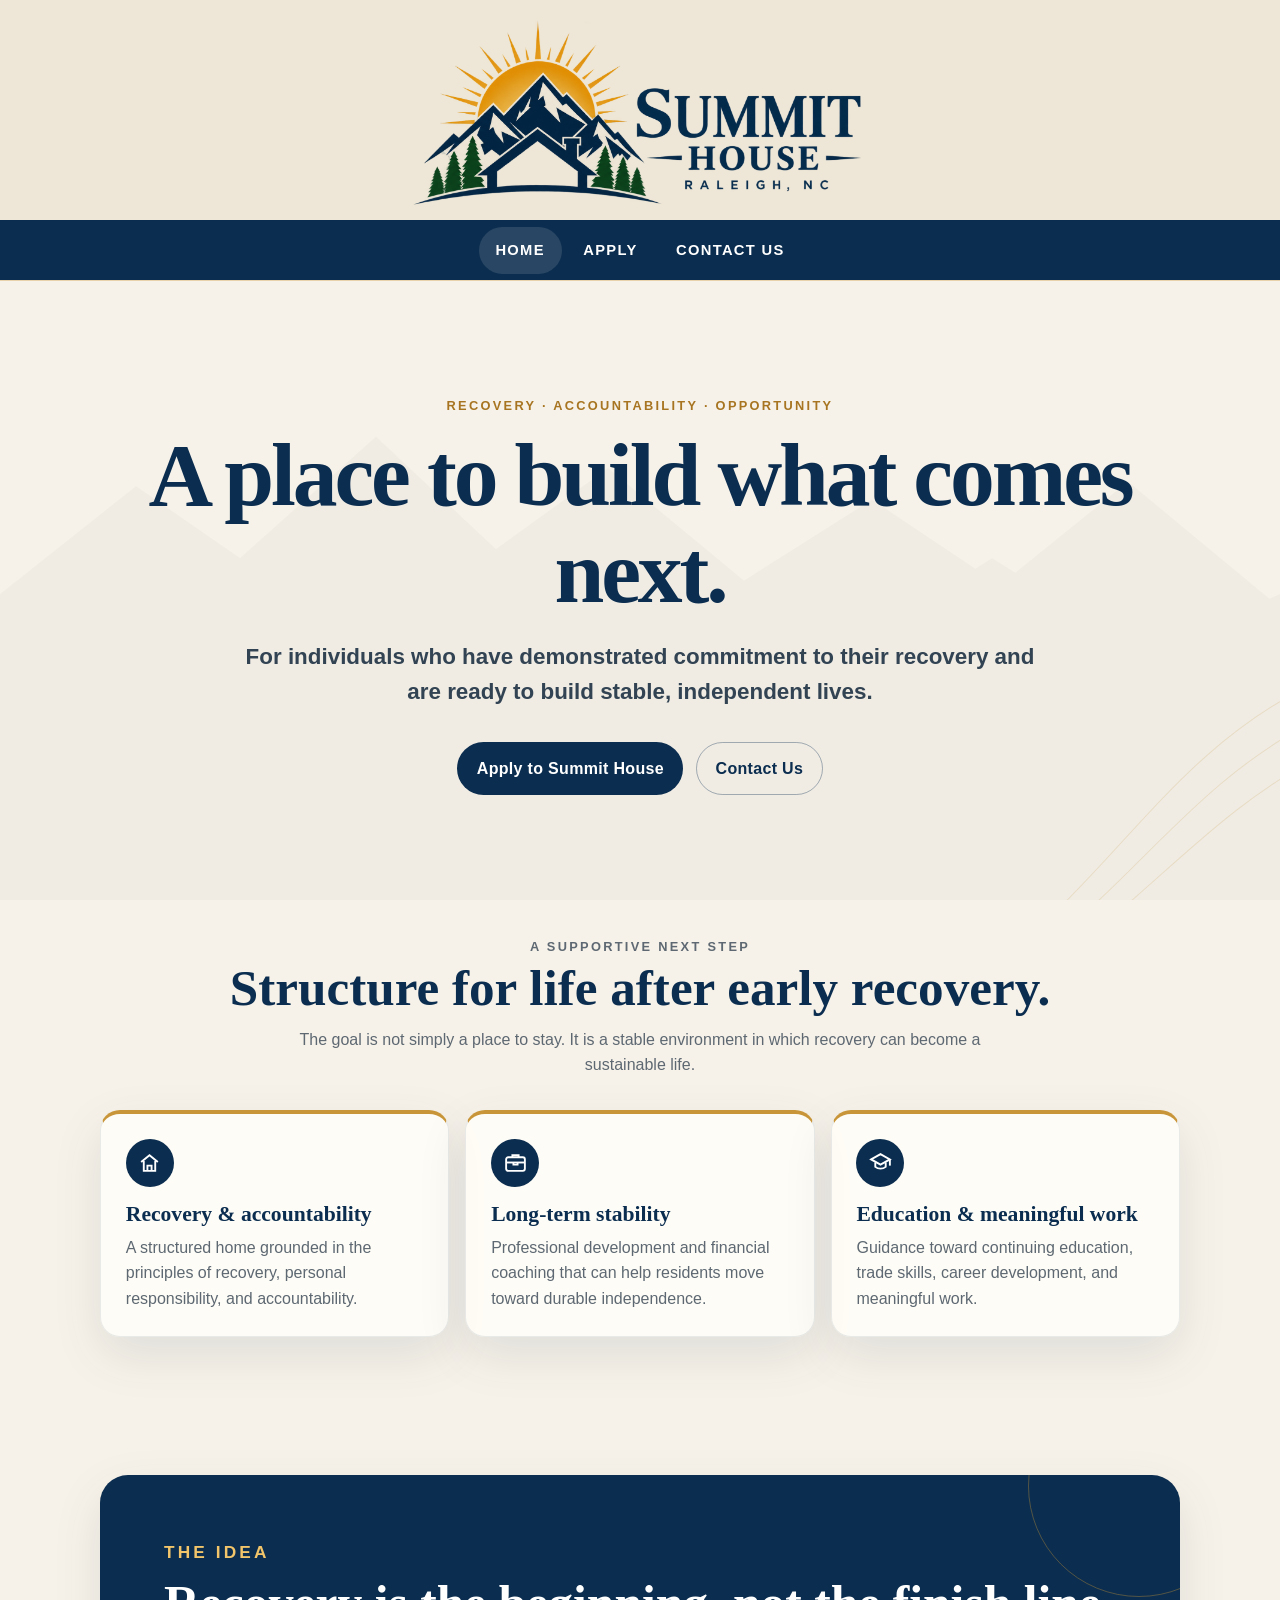
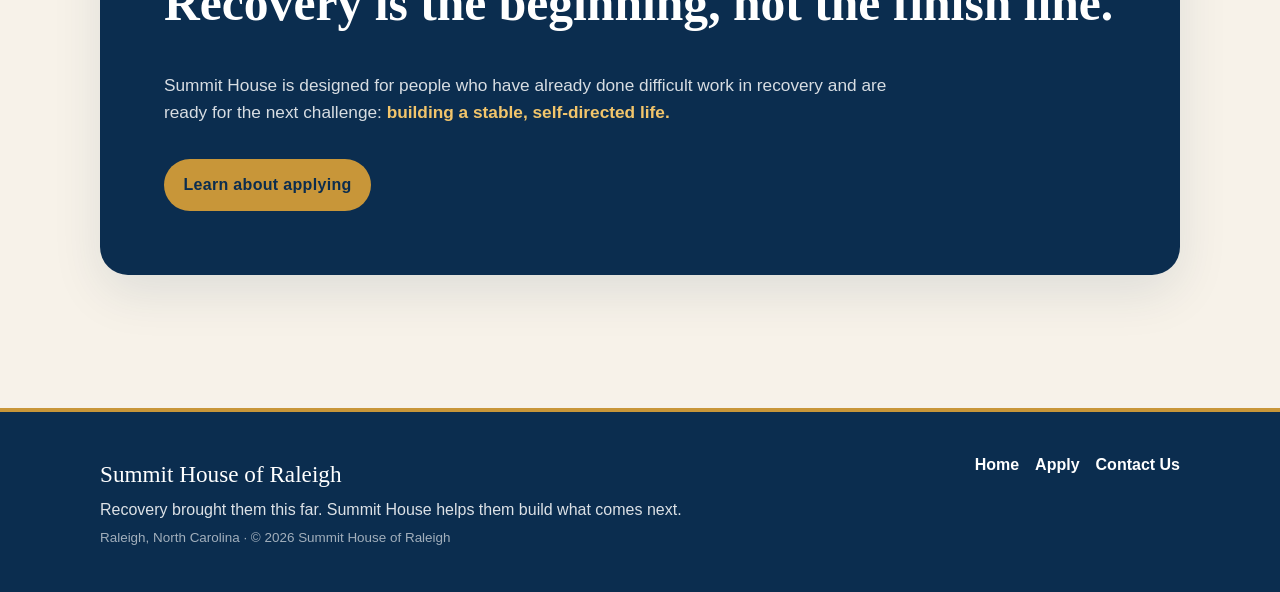
<file: index.html>
<!doctype html>
<html lang="en">
<head>
  <meta charset="utf-8">
  <meta name="viewport" content="width=device-width, initial-scale=1">
  <title>Summit House of Raleigh | A Place to Build What Comes Next</title>
  <meta name="description" content="Summit House of Raleigh offers structured sober living for people who have worked hard for their recovery and are ready to build stable, independent lives.">
  <link rel="icon" href="assets/favicon.svg" type="image/svg+xml">
  <link rel="stylesheet" href="styles.css">
</head>
<body>
<a class="skip-link" href="#main">Skip to content</a>
<header class="site-header">
  <div class="brand-wrap">
    <a href="index.html" aria-label="Summit House of Raleigh home">
      <img class="brand-logo" src="assets/summit-house-logo.png" alt="Summit House of Raleigh">
    </a>
  </div>
  <div class="nav-shell">
    <nav class="nav" aria-label="Primary navigation">
      <a href="index.html" aria-current="page">Home</a>
      <a href="apply.html">Apply</a>
      <a href="contact.html">Contact Us</a>
    </nav>
  </div>
</header>

<main id="main">
  <section class="hero">
    <p class="eyebrow">Recovery · Accountability · Opportunity</p>
    <h1>A place to build what comes next.</h1>
    <p class="lead"><strong>For individuals who have demonstrated commitment to their recovery and are ready to build stable, independent lives.</strong></p>
    <div class="actions">
      <a class="button" href="apply.html">Apply to Summit House</a>
      <a class="button secondary" href="contact.html">Contact Us</a>
    </div>
  </section>

  <section class="section" aria-labelledby="support-title">
    <div class="section-title">
      <p class="eyebrow">A supportive next step</p>
      <h2 id="support-title">Structure for life after early recovery.</h2>
      <p>The goal is not simply a place to stay. It is a stable environment in which recovery can become a sustainable life.</p>
    </div>

    <div class="cards">
      <article class="card">
        <div class="card-icon" aria-hidden="true">
          <svg viewBox="0 0 24 24" fill="none" stroke="currentColor" stroke-width="1.8"><path d="M4 11.5 12 5l8 6.5"/><path d="M6.5 10.5V20h11V10.5"/><path d="M10 20v-5h4v5"/></svg>
        </div>
        <h3>Recovery & accountability</h3>
        <p>A structured home grounded in the principles of recovery, personal responsibility, and accountability.</p>
      </article>

      <article class="card">
        <div class="card-icon" aria-hidden="true">
          <svg viewBox="0 0 24 24" fill="none" stroke="currentColor" stroke-width="1.8"><path d="M9 7V5h6v2"/><rect x="3" y="7" width="18" height="13" rx="2"/><path d="M3 12h18"/><path d="M10 12v2h4v-2"/></svg>
        </div>
        <h3>Long-term stability</h3>
        <p>Professional development and financial coaching that can help residents move toward durable independence.</p>
      </article>

      <article class="card">
        <div class="card-icon" aria-hidden="true">
          <svg viewBox="0 0 24 24" fill="none" stroke="currentColor" stroke-width="1.8"><path d="m3 9 9-5 9 5-9 5-9-5Z"/><path d="M7 12v4.2c2.8 2.2 7.2 2.2 10 0V12"/><path d="M21 9v6"/></svg>
        </div>
        <h3>Education & meaningful work</h3>
        <p>Guidance toward continuing education, trade skills, career development, and meaningful work.</p>
      </article>
    </div>
  </section>

  <section class="section">
    <div class="statement">
      <p class="eyebrow" style="color:#f2c56b">The idea</p>
      <h2>Recovery is the beginning, not the finish line.</h2>
      <p>Summit House is designed for people who have already done difficult work in recovery and are ready for the next challenge: <strong>building a stable, self-directed life.</strong></p>
      <div class="actions" style="justify-content:flex-start">
        <a class="button" style="background:#c89639;color:#0b2d4f" href="apply.html">Learn about applying</a>
      </div>
    </div>
  </section>
</main>
<footer class="site-footer">
  <div class="footer-inner">
    <div>
      <p class="footer-brand">Summit House of Raleigh</p>
      <p>Recovery brought them this far. Summit House helps them build what comes next.</p>
      <p class="smallprint">Raleigh, North Carolina · © 2026 Summit House of Raleigh</p>
    </div>
    <div class="footer-links">
      <a href="index.html">Home</a>
      <a href="apply.html">Apply</a>
      <a href="contact.html">Contact Us</a>
    </div>
  </div>
</footer>

<script src="script.js"></script>
</body>
</html>
</file>
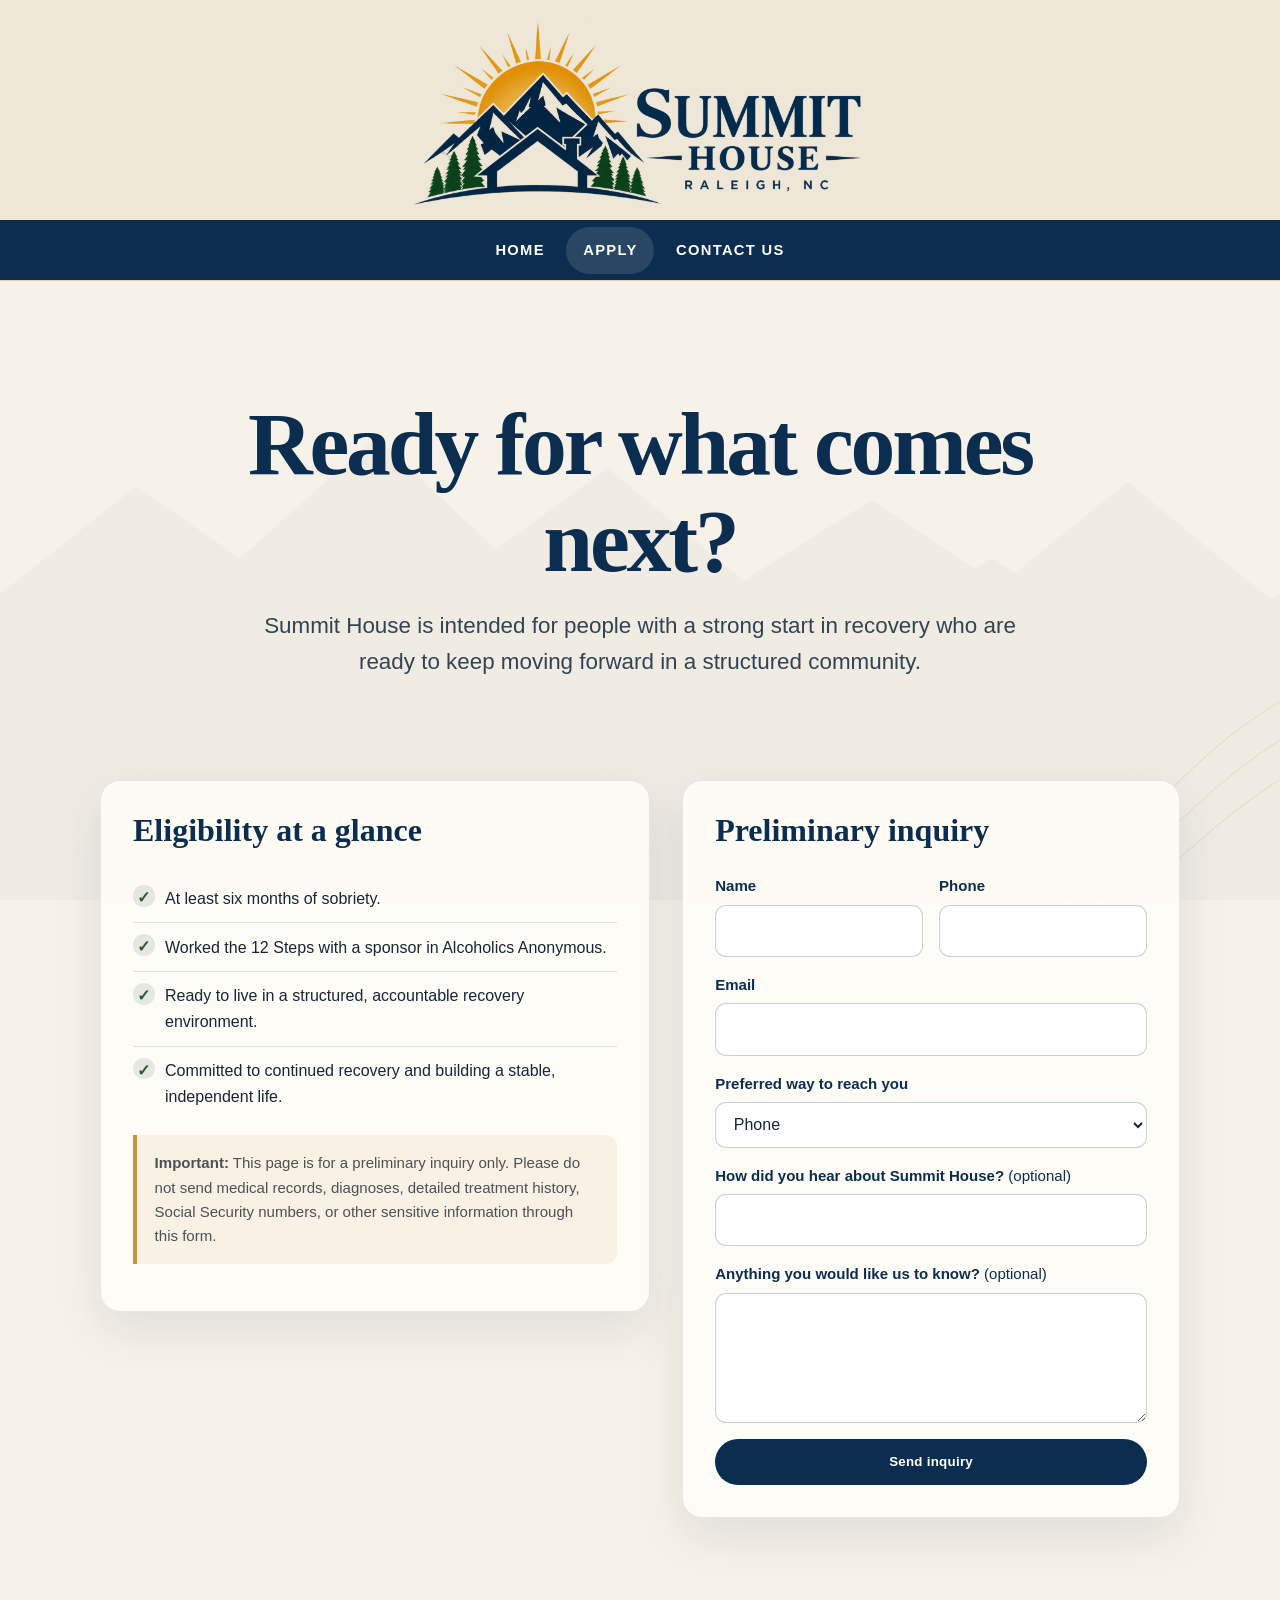
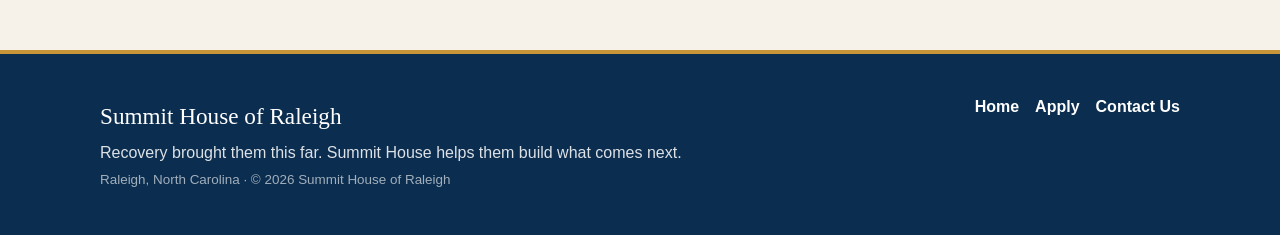
<file: apply.html>
<!doctype html>
<html lang="en">
<head>
  <meta charset="utf-8">
  <meta name="viewport" content="width=device-width, initial-scale=1">
  <title>Apply | Summit House of Raleigh</title>
  <meta name="description" content="Learn about eligibility and submit a preliminary inquiry to Summit House of Raleigh.">
  <link rel="icon" href="assets/favicon.svg" type="image/svg+xml">
  <link rel="stylesheet" href="styles.css">
</head>
<body>
<a class="skip-link" href="#main">Skip to content</a>
<header class="site-header">
  <div class="brand-wrap">
    <a href="index.html" aria-label="Summit House of Raleigh home">
      <img class="brand-logo" src="assets/summit-house-logo.png" alt="Summit House of Raleigh">
    </a>
  </div>
  <div class="nav-shell">
    <nav class="nav" aria-label="Primary navigation">
      <a href="index.html">Home</a>
      <a href="apply.html" aria-current="page">Apply</a>
      <a href="contact.html">Contact Us</a>
    </nav>
  </div>
</header>

<main id="main">
  <section class="hero" style="padding-bottom:2rem">
    <h1>Ready for what comes next?</h1>
    <p class="lead">Summit House is intended for people with a strong start in recovery who are ready to keep moving forward in a structured community.</p>
  </section>

  <section class="section">
    <div class="split">
      <div class="panel">
        <h2>Eligibility at a glance</h2>
        <ul class="check-list">
          <li>At least six months of sobriety.</li>
          <li>Worked the 12 Steps with a sponsor in Alcoholics Anonymous.</li>
          <li>Ready to live in a structured, accountable recovery environment.</li>
          <li>Committed to continued recovery and building a stable, independent life.</li>
        </ul>
        <p class="note"><strong>Important:</strong> This page is for a preliminary inquiry only. Please do not send medical records, diagnoses, detailed treatment history, Social Security numbers, or other sensitive information through this form.</p>
      </div>

      <div class="panel">
        <h2>Preliminary inquiry</h2>
        <!-- EDIT: Connect this form to Formspree or another secure form provider before launch. -->
        <form action="https://formspree.io/f/mljrjday" method="POST">
          <input type="hidden" name="_next" value="thanks.html">
          <input type="hidden" name="_subject" value="New inquiry from summithouseraleigh.org">
          <div class="form-grid">
            <div class="field">
              <label for="name">Name</label>
              <input id="name" name="name" autocomplete="name" required>
            </div>
            <div class="field">
              <label for="phone">Phone</label>
              <input id="phone" name="phone" type="tel" autocomplete="tel">
            </div>
          </div>
          <div class="field">
            <label for="email">Email</label>
            <input id="email" name="email" type="email" autocomplete="email" required>
          </div>
          <div class="field">
            <label for="contact-method">Preferred way to reach you</label>
            <select id="contact-method" name="preferred_contact">
              <option>Phone</option>
              <option>Text</option>
              <option>Email</option>
            </select>
          </div>
          <div class="field">
            <label for="referral">How did you hear about Summit House? <span style="font-weight:400">(optional)</span></label>
            <input id="referral" name="referral">
          </div>
          <div class="field">
            <label for="message">Anything you would like us to know? <span style="font-weight:400">(optional)</span></label>
            <textarea id="message" name="message" required></textarea>
          </div>
          <button class="button" type="submit">Send inquiry</button>
          <p class="form-status" role="status" aria-live="polite"></p>
        </form>
      </div>
    </div>
  </section>
</main>
<footer class="site-footer">
  <div class="footer-inner">
    <div>
      <p class="footer-brand">Summit House of Raleigh</p>
      <p>Recovery brought them this far. Summit House helps them build what comes next.</p>
      <p class="smallprint">Raleigh, North Carolina · © 2026 Summit House of Raleigh</p>
    </div>
    <div class="footer-links">
      <a href="index.html">Home</a>
      <a href="apply.html">Apply</a>
      <a href="contact.html">Contact Us</a>
    </div>
  </div>
</footer>

<script src="script.js"></script>
</body>
</html>
</file>
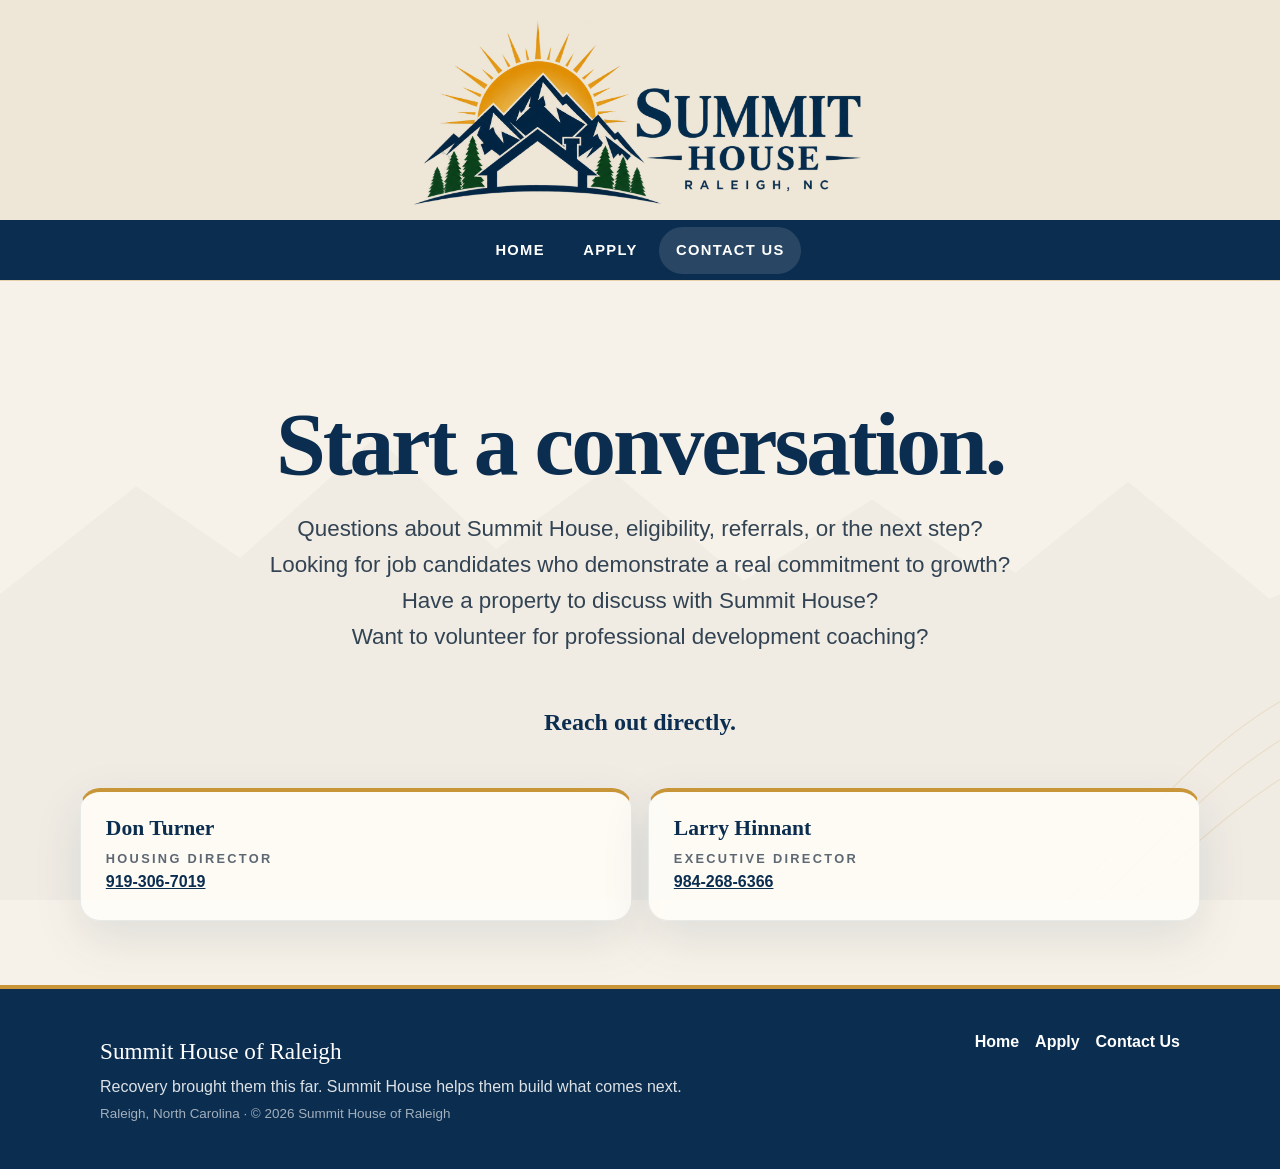
<file: contact.html>
<!doctype html>
<html lang="en">
<head>
  <meta charset="utf-8">
  <meta name="viewport" content="width=device-width, initial-scale=1">
  <title>Contact Us | Summit House of Raleigh</title>
  <meta name="description" content="Contact Summit House of Raleigh for housing inquiries, referrals, and general information.">
  <link rel="icon" href="assets/favicon.svg" type="image/svg+xml">
  <link rel="stylesheet" href="styles.css">
</head>
<body>
<a class="skip-link" href="#main">Skip to content</a>
<header class="site-header">
  <div class="brand-wrap">
    <a href="index.html" aria-label="Summit House of Raleigh home">
      <img class="brand-logo" src="assets/summit-house-logo.png" alt="Summit House of Raleigh">
    </a>
  </div>
  <div class="nav-shell">
    <nav class="nav" aria-label="Primary navigation">
      <a href="index.html">Home</a>
      <a href="apply.html">Apply</a>
      <a href="contact.html" aria-current="page">Contact Us</a>
    </nav>
  </div>
</header>

<main id="main">
  <section class="hero" style="padding-bottom:2rem">
    <h1>Start a conversation.</h1>
    <p class="lead">Questions about Summit House, eligibility, referrals, or the next step? <br>
      Looking for job candidates who demonstrate a real commitment to growth? <br>
      Have a property to discuss with Summit House? <br>
      Want to volunteer for professional development coaching? <br><br></p>
     <h2 style="padding: 0;"> Reach out directly.</h2>
  </section>

  <section class="section" style="padding: 0;">
    <div class="contact-cards">
      <article class="card contact-card">
        <h3>Don Turner</h3>
        <p class="eyebrow">Housing Director</p>
        <p><a href="tel:+19193067019">919-306-7019</a></p>
      </article>
      <article class="card contact-card">
        <h3>Larry Hinnant</h3>
        <p class="eyebrow">Executive Director</p>
        <p><a href="tel:+19842686366">984-268-6366</a></p>
      </article>
    </div>
  </section>

<!--  <section class="section narrow">-->
<!--    <div class="panel">-->
<!--      <h2>Send a message</h2>-->
<!--      <p class="note">Please keep this message general and do not include medical records or other highly sensitive personal information.</p>-->
<!--      &lt;!&ndash; EDIT: Connect this form to Formspree or another secure form provider before launch. &ndash;&gt;-->
<!--      <form action="https://formspree.io/f/REPLACE_ME" method="POST" data-demo="true">-->
<!--        <div class="form-grid">-->
<!--          <div class="field">-->
<!--            <label for="contact-name">Name</label>-->
<!--            <input id="contact-name" name="name" autocomplete="name" required>-->
<!--          </div>-->
<!--          <div class="field">-->
<!--            <label for="contact-email">Email</label>-->
<!--            <input id="contact-email" name="email" type="email" autocomplete="email" required>-->
<!--          </div>-->
<!--        </div>-->
<!--        <div class="field">-->
<!--          <label for="subject">Subject</label>-->
<!--          <input id="subject" name="subject">-->
<!--        </div>-->
<!--        <div class="field">-->
<!--          <label for="contact-message">Message</label>-->
<!--          <textarea id="contact-message" name="message" required></textarea>-->
<!--        </div>-->
<!--        <button class="button" type="submit">Send message</button>-->
<!--        <p class="form-status" role="status" aria-live="polite"></p>-->
<!--      </form>-->
<!--    </div>-->
<!--  </section>-->
</main>
<footer class="site-footer">
  <div class="footer-inner">
    <div>
      <p class="footer-brand">Summit House of Raleigh</p>
      <p>Recovery brought them this far. Summit House helps them build what comes next.</p>
      <p class="smallprint">Raleigh, North Carolina · © 2026 Summit House of Raleigh</p>
    </div>
    <div class="footer-links">
      <a href="index.html">Home</a>
      <a href="apply.html">Apply</a>
      <a href="contact.html">Contact Us</a>
    </div>
  </div>
</footer>

<script src="script.js"></script>
</body>
</html>
</file>
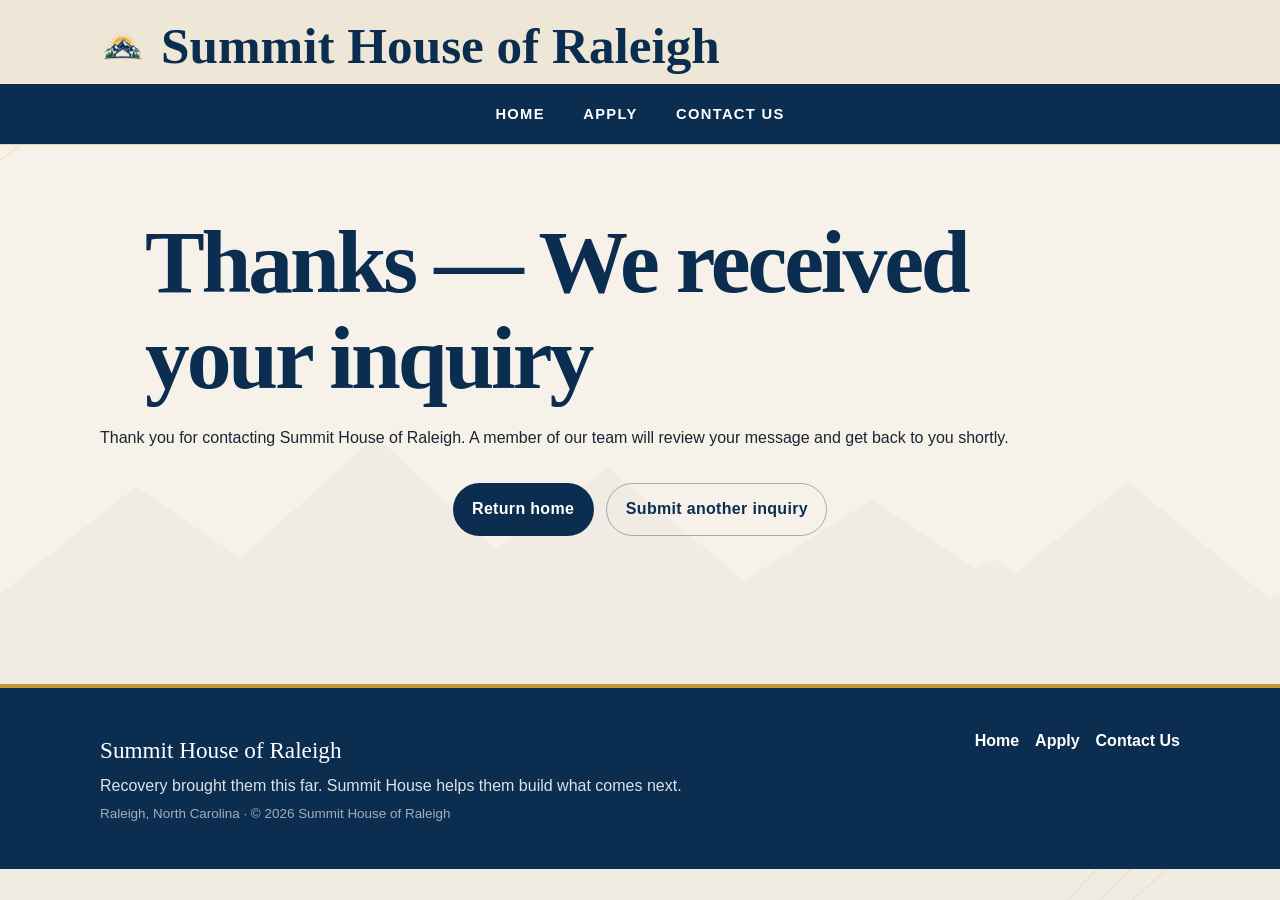
<file: thanks.html>
<!doctype html>
<html lang="en">
<head>
  <meta charset="utf-8">
  <meta name="viewport" content="width=device-width, initial-scale=1">
  <title>Thanks — Summit House of Raleigh</title>
  <meta name="description" content="Thank you for your inquiry to Summit House of Raleigh.">
  <link rel="icon" href="assets/favicon.svg" type="image/svg+xml">
  <link rel="stylesheet" href="styles.css">
</head>
<body>
<a class="skip-link" href="#main">Skip to content</a>
<header class="site-header">
  <div class="brand-wrap">
    <a href="index.html" aria-label="Summit House of Raleigh home" class="brand-link">
      <img class="brand-mark" src="assets/logo.png" alt="">
      <span class="brand-name">Summit House of Raleigh</span>
    </a>
  </div>
  <div class="nav-shell">
    <nav class="nav" aria-label="Primary navigation">
      <a href="index.html">Home</a>
      <a href="apply.html">Apply</a>
      <a href="contact.html">Contact Us</a>
    </nav>
  </div>
</header>

<main id="main">
  <section class="section">
    <h1>Thanks — We received your inquiry</h1>
    <p>Thank you for contacting Summit House of Raleigh. A member of our team will review your message and get back to you shortly.</p>
    <p class="actions"><a class="button" href="index.html">Return home</a> <a class="button secondary" href="apply.html">Submit another inquiry</a></p>
  </section>
</main>

<footer class="site-footer">
  <div class="footer-inner">
    <div>
      <p class="footer-brand">Summit House of Raleigh</p>
      <p>Recovery brought them this far. Summit House helps them build what comes next.</p>
      <p class="smallprint">Raleigh, North Carolina · © 2026 Summit House of Raleigh</p>
    </div>
    <div class="footer-links">
      <a href="index.html">Home</a>
      <a href="apply.html">Apply</a>
      <a href="contact.html">Contact Us</a>
    </div>
  </div>
</footer>

<script src="script.js"></script>
</body>
</html>
</file>
<file: styles.css>
:root {
  --navy: #0b2d4f;
  --navy-2: #163f65;
  --gold: #c89639;
  --gold-dark: #a77521;
  --cream: #f7f2e9;
  --paper: #fffdf8;
  --green: #2f5a3a;
  --ink: #172536;
  --muted: #5d6872;
  --line: rgba(11, 45, 79, .13);
  --shadow: 0 18px 50px rgba(11,45,79,.10);
  --radius: 20px;
  --max: 1120px;
}

* { box-sizing: border-box; }

html { scroll-behavior: smooth; }

body {
  margin: 0;
  color: var(--ink);
  background: var(--cream) url("assets/brand-background.svg") center top / cover fixed;
  font-family: ui-sans-serif, -apple-system, BlinkMacSystemFont, "Segoe UI", Arial, sans-serif;
  line-height: 1.6;
}

img { max-width: 100%; display: block; }

a { color: inherit; }

.skip-link {
  position: absolute;
  left: -9999px;
  top: 0;
  z-index: 1000;
  background: var(--navy);
  color: white;
  padding: .7rem 1rem;
}
.skip-link:focus { left: .5rem; top: .5rem; }

.site-header {
  background: transparent;
  backdrop-filter: blur(8px);
  border-bottom: 1px solid rgba(200,150,57,.34);
}

.brand-wrap {
  max-width: var(--max);
  margin: 0 auto;
  padding: 1.25rem 1.25rem .8rem;
  position: relative;
  z-index: 0;
}
.brand-wrap::before {
  content: "";
  position: absolute;
  left: 50%;
  transform: translateX(-50%);
  top: 0;
  bottom: 0;
  width: 100vw;
  background: #eee6d6;
  z-index: -1;
}

.brand-logo {
  width: min(460px, 94vw);
  margin: 0 auto;
  mix-blend-mode: multiply;
}

/* Header brand layout: small mark + large title */
.brand-link {
  display: inline-flex;
  align-items: center;
  gap: 1rem;
  text-decoration: none;
  color: inherit;
}
.brand-mark {
  width: 45px; /* ~70% of previous 64px */
  height: auto;
  display: block;
}
.brand-name {
  font-family: Georgia, "Times New Roman", serif;
  font-size: clamp(1.8rem, 4vw, 3.8rem);
  color: var(--navy);
  font-weight: 800;
  line-height: 1;
}

@media (max-width: 780px) {
  .brand-mark { width: 40px; /* ~70% of previous 56px */ }
  .brand-name { font-size: clamp(1.4rem, 6vw, 2.4rem); }
}

.nav-shell {
  border-top: 1px solid rgba(11,45,79,.08);
  background: var(--navy);
}

.nav {
  max-width: var(--max);
  margin: 0 auto;
  display: flex;
  align-items: center;
  justify-content: center;
  gap: .3rem;
  padding: .35rem 1rem;
}

.nav a {
  color: white;
  text-decoration: none;
  font-size: .92rem;
  font-weight: 750;
  letter-spacing: .09em;
  text-transform: uppercase;
  padding: .75rem 1.05rem;
  border-radius: 999px;
}

.nav a:hover,
.nav a:focus-visible,
.nav a[aria-current="page"] {
  background: rgba(255,255,255,.12);
  outline: none;
}

.hero {
  max-width: var(--max);
  margin: 0 auto;
  padding: clamp(4rem, 9vw, 7.5rem) 1.25rem 4.6rem;
  text-align: center;
}

.eyebrow {
  margin: 0 0 .65rem;
  color: var(--gold-dark);
  font-size: .8rem;
  font-weight: 850;
  letter-spacing: .18em;
  text-transform: uppercase;
}

h1, h2, h3 {
  font-family: Georgia, "Times New Roman", serif;
  color: var(--navy);
  line-height: 1.08;
}

h1 {
  font-size: clamp(2.55rem, 7vw, 5.8rem);
  letter-spacing: -.035em;
  margin: 0 auto 1.15rem;
  max-width: 990px;
}

.hero .lead {
  max-width: 790px;
  margin: 0 auto;
  font-size: clamp(1.08rem, 2.2vw, 1.4rem);
  color: #324353;
}

.hero-quote {
  max-width: 760px;
  margin: 2.1rem auto 0;
  padding-top: 1.5rem;
  position: relative;
  font-family: Georgia, "Times New Roman", serif;
  font-size: clamp(1.12rem, 2vw, 1.35rem);
  font-style: italic;
  color: var(--navy);
}
.hero-quote:before {
  content: "";
  position: absolute;
  width: 78px;
  height: 2px;
  background: var(--gold);
  top: 0;
  left: calc(50% - 39px);
}

.actions {
  display: flex;
  flex-wrap: wrap;
  justify-content: center;
  gap: .8rem;
  margin-top: 2rem;
}

.button {
  display: inline-flex;
  justify-content: center;
  align-items: center;
  min-height: 46px;
  padding: .78rem 1.15rem;
  border-radius: 999px;
  border: 1px solid transparent;
  background: var(--navy);
  color: white;
  text-decoration: none;
  font-weight: 800;
  letter-spacing: .02em;
  cursor: pointer;
}
.button:hover, .button:focus-visible { background: var(--navy-2); outline: 3px solid rgba(200,150,57,.28); }
.button.secondary { background: transparent; color: var(--navy); border-color: rgba(11,45,79,.35); }
.button.secondary:hover { background: rgba(11,45,79,.06); }

.section {
  max-width: var(--max);
  margin: 0 auto;
  padding: 4.3rem 1.25rem;
}

.section.narrow { max-width: 850px; }

.section-title {
  text-align: center;
  margin: 0 0 2rem;
}

.section-title h2 {
  font-size: clamp(2rem, 4vw, 3.25rem);
  margin: .15rem 0 .7rem;
}
.section-title p { max-width: 720px; margin: 0 auto; color: var(--muted); }

.cards {
  display: grid;
  grid-template-columns: repeat(3, 1fr);
  gap: 1rem;
}

.card {
  background: rgba(255,253,248,.88);
  border: 1px solid rgba(11,45,79,.09);
  border-top: 4px solid var(--gold);
  border-radius: var(--radius);
  padding: 1.55rem;
  box-shadow: var(--shadow);
}

.card-icon {
  width: 48px;
  height: 48px;
  display: grid;
  place-items: center;
  border-radius: 50%;
  background: var(--navy);
  color: white;
  margin-bottom: 1rem;
}
.card-icon svg { width: 25px; height: 25px; }

.card h3 { font-size: 1.35rem; margin: 0 0 .55rem; }
.card p { margin: 0; color: var(--muted); }

.statement {
  background: var(--navy);
  color: white;
  border-radius: 28px;
  padding: clamp(2rem, 5vw, 4rem);
  box-shadow: var(--shadow);
  position: relative;
  overflow: hidden;
}
.statement:after {
  content: "";
  position: absolute;
  width: 220px;
  height: 220px;
  border: 1px solid rgba(200,150,57,.38);
  border-radius: 50%;
  right: -70px;
  top: -100px;
}
.statement h2 { color: white; margin-top: 0; font-size: clamp(2rem, 4vw, 3.1rem); }
.statement p { color: rgba(255,255,255,.84); max-width: 760px; font-size: 1.08rem; }
.statement strong { color: #f2c56b; }

.split {
  display: grid;
  grid-template-columns: 1.05fr .95fr;
  gap: 2rem;
  align-items: start;
}

.panel {
  background: rgba(255,253,248,.88);
  border: 1px solid rgba(11,45,79,.10);
  border-radius: var(--radius);
  padding: clamp(1.4rem, 3vw, 2rem);
  box-shadow: var(--shadow);
}

.panel h2 { margin-top: 0; font-size: 2rem; }

.check-list {
  list-style: none;
  padding: 0;
  margin: 1.4rem 0 0;
}
.check-list li {
  position: relative;
  padding: .7rem 0 .7rem 2rem;
  border-bottom: 1px solid var(--line);
}
.check-list li:last-child { border-bottom: 0; }
.check-list li:before {
  content: "✓";
  position: absolute;
  left: 0;
  top: .68rem;
  width: 1.35rem;
  height: 1.35rem;
  border-radius: 50%;
  background: rgba(47,90,58,.12);
  color: var(--green);
  display: grid;
  place-items: center;
  font-weight: 900;
}

.note {
  background: rgba(200,150,57,.10);
  border-left: 4px solid var(--gold);
  padding: 1rem 1.1rem;
  border-radius: 0 12px 12px 0;
  color: #4a5158;
  font-size: .94rem;
}

form {
  display: grid;
  gap: 1rem;
}

.field { display: grid; gap: .38rem; }
label { color: var(--navy); font-weight: 750; font-size: .94rem; }
input, select, textarea {
  width: 100%;
  border: 1px solid rgba(11,45,79,.22);
  background: white;
  color: var(--ink);
  border-radius: 11px;
  padding: .78rem .85rem;
  font: inherit;
}
textarea { min-height: 130px; resize: vertical; }
input:focus, select:focus, textarea:focus {
  outline: 3px solid rgba(200,150,57,.24);
  border-color: var(--gold-dark);
}

.form-grid {
  display: grid;
  grid-template-columns: 1fr 1fr;
  gap: 1rem;
}

.form-status {
  display: none;
  margin: .25rem 0 0;
  padding: .8rem 1rem;
  border-radius: 10px;
  background: rgba(11,45,79,.07);
  color: var(--navy);
}
.form-status.show { display: block; }

.contact-cards {
  display: grid;
  grid-template-columns: repeat(2, 1fr);
  gap: 1rem;
}
.contact-card a { color: var(--navy); font-weight: 800; text-decoration-thickness: 1px; }

.site-footer {
  margin-top: 4rem;
  background: var(--navy);
  color: rgba(255,255,255,.86);
  border-top: 4px solid var(--gold);
}
.footer-inner {
  max-width: var(--max);
  margin: 0 auto;
  padding: 2.5rem 1.25rem;
  display: grid;
  grid-template-columns: 1.25fr .75fr;
  gap: 2rem;
}
.footer-brand {
  font-family: Georgia, "Times New Roman", serif;
  color: white;
  font-size: 1.45rem;
  margin: 0 0 .35rem;
}
.footer-inner p { margin: .25rem 0; }
.footer-links { display: flex; gap: 1rem; justify-content: flex-end; align-items: start; flex-wrap: wrap; }
.footer-links a { color: white; text-decoration: none; font-weight: 700; }
.footer-links a:hover { text-decoration: underline; }

.smallprint {
  font-size: .84rem;
  color: rgba(255,255,255,.62);
}

@media (max-width: 780px) {
  .brand-wrap { padding-top: .8rem; }
  .nav { justify-content: space-around; gap: 0; }
  .nav a { padding: .65rem .7rem; font-size: .78rem; }
  .hero { padding-top: 3.5rem; }
  .cards, .split, .contact-cards, .footer-inner { grid-template-columns: 1fr; }
  .footer-links { justify-content: flex-start; }
  .form-grid { grid-template-columns: 1fr; }
}
</file>
